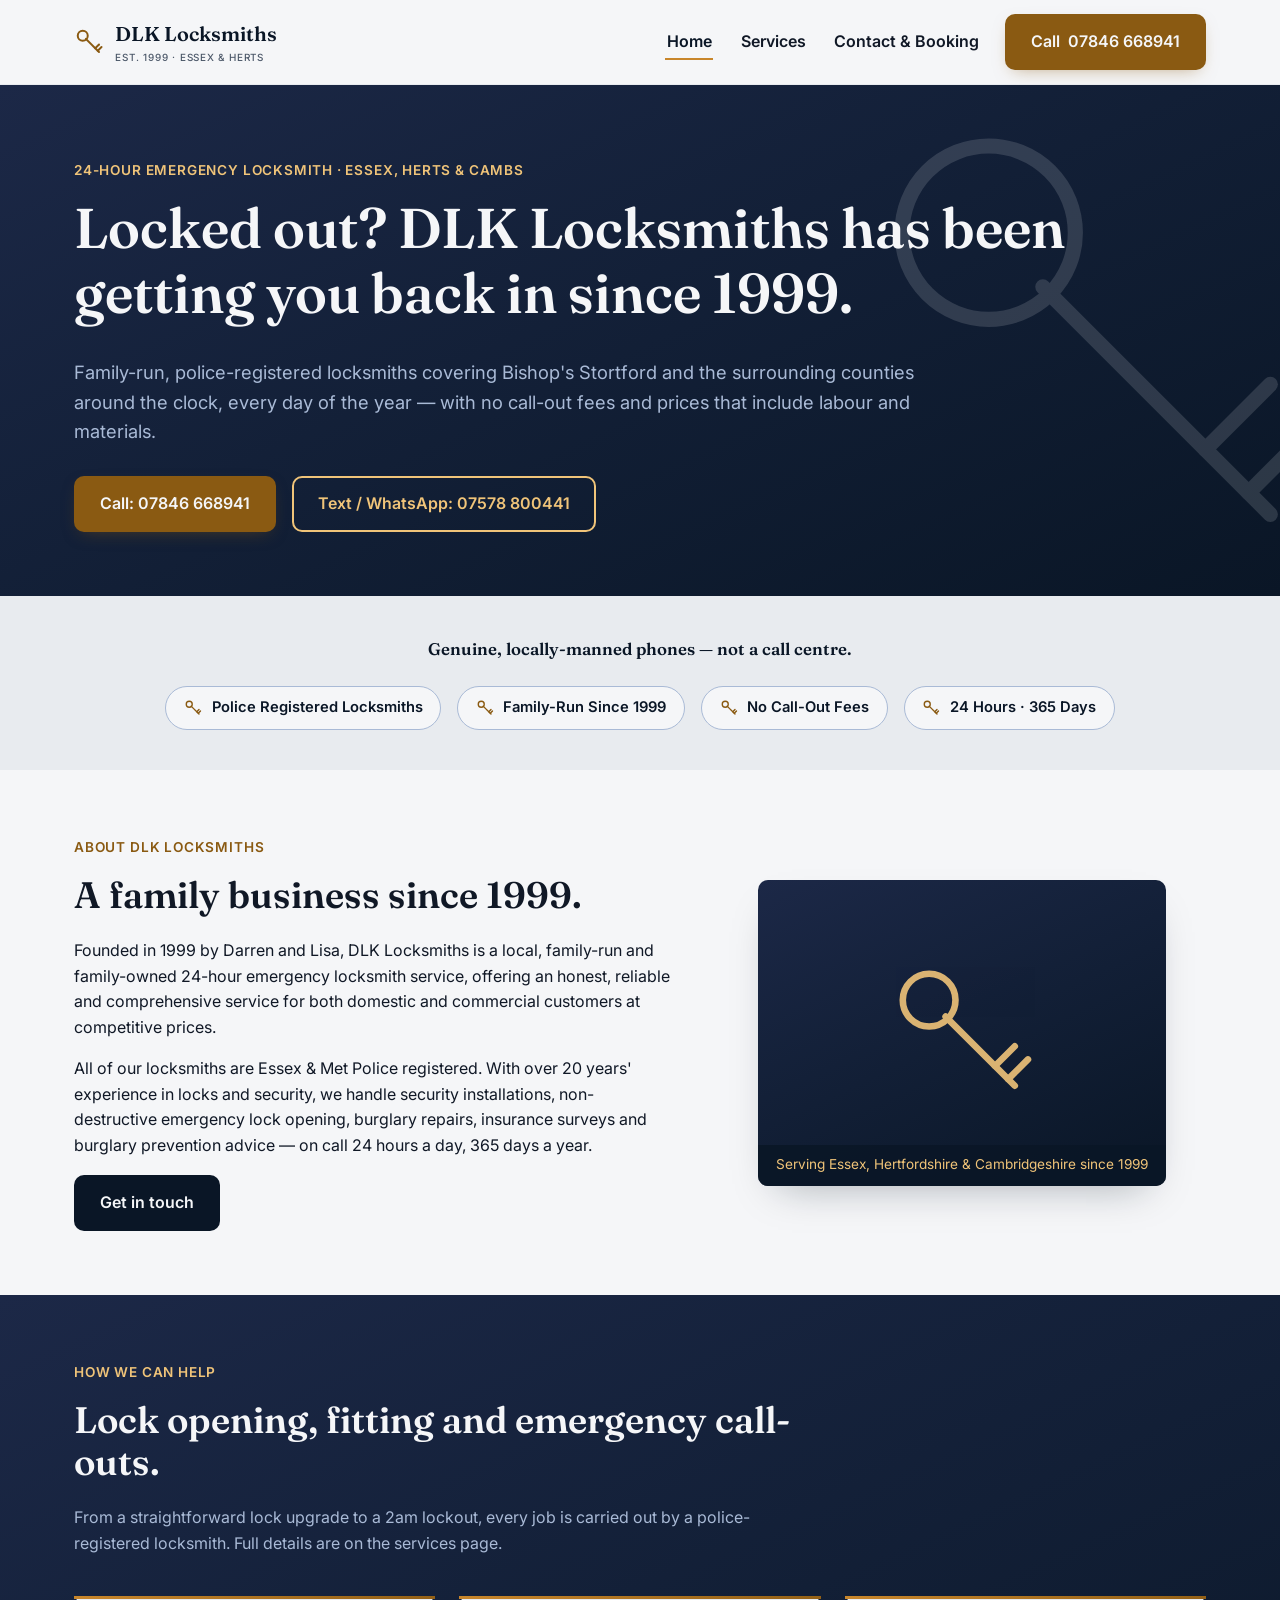
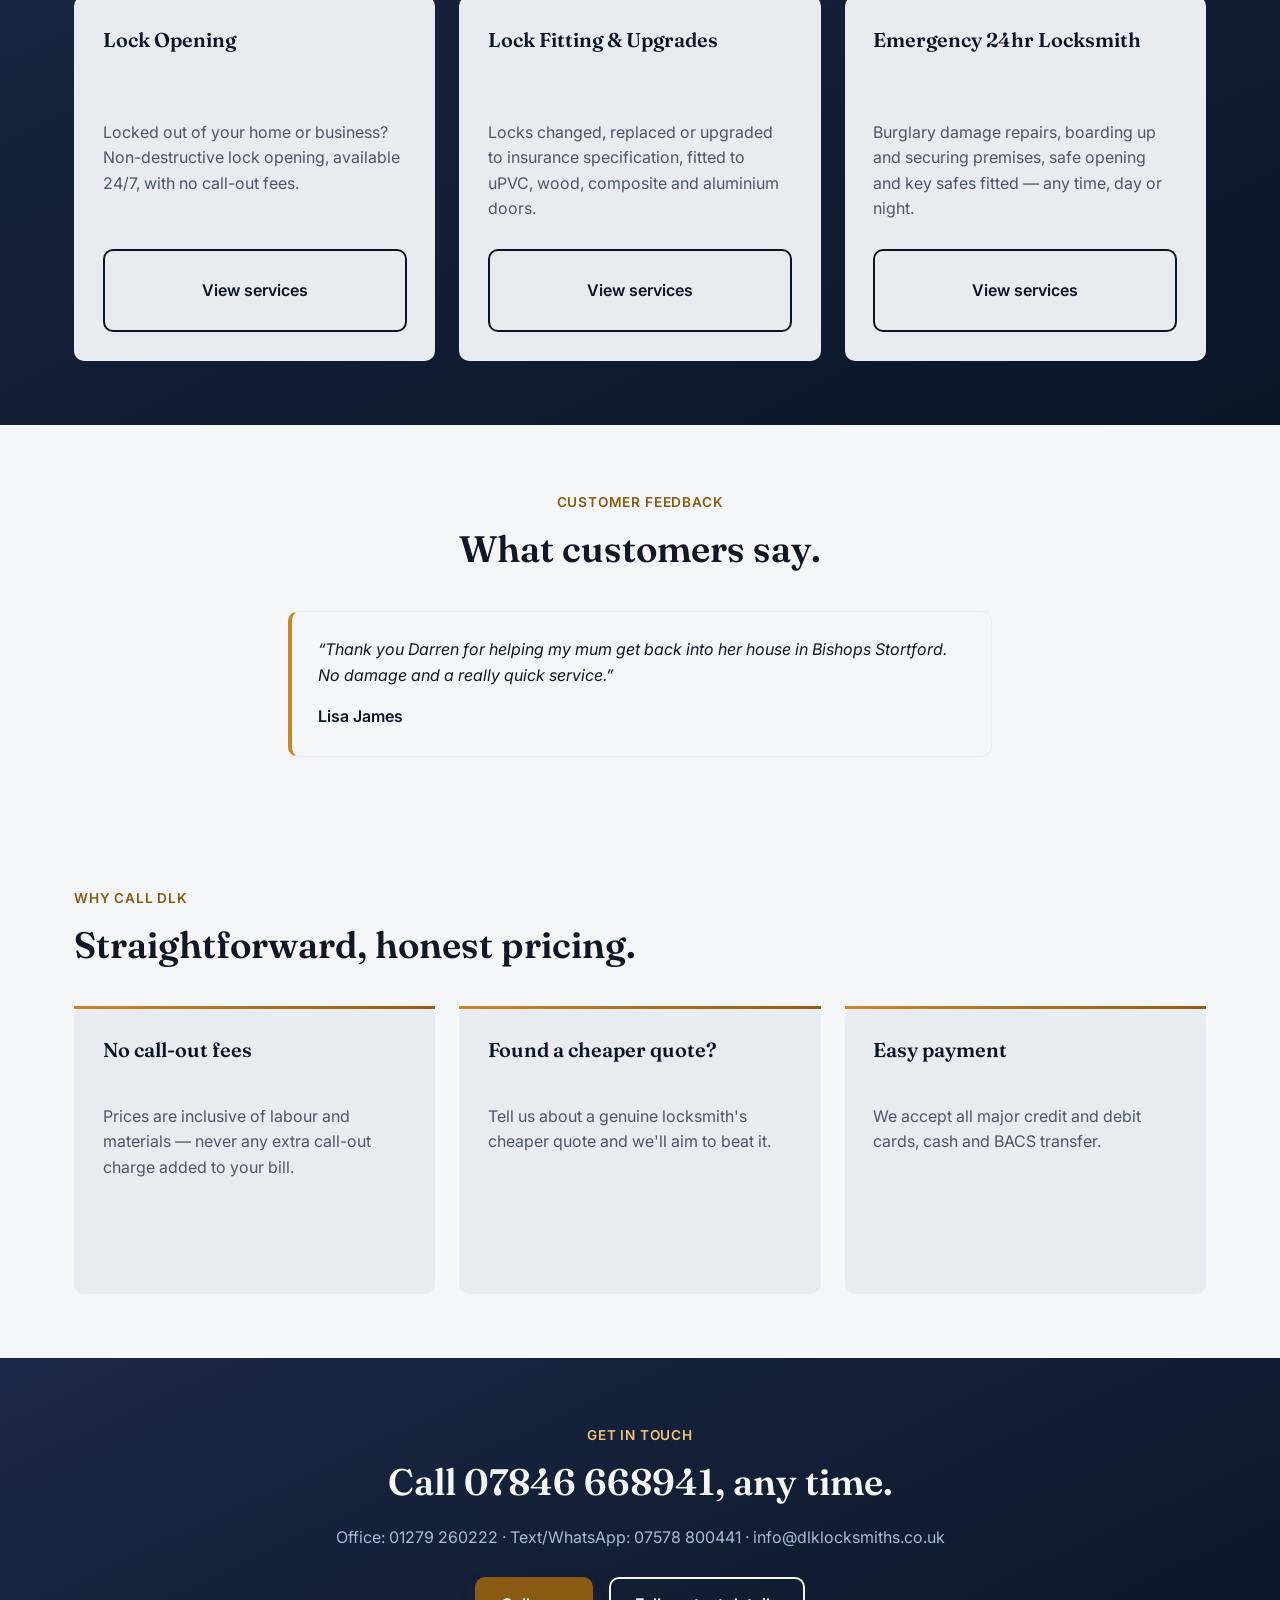
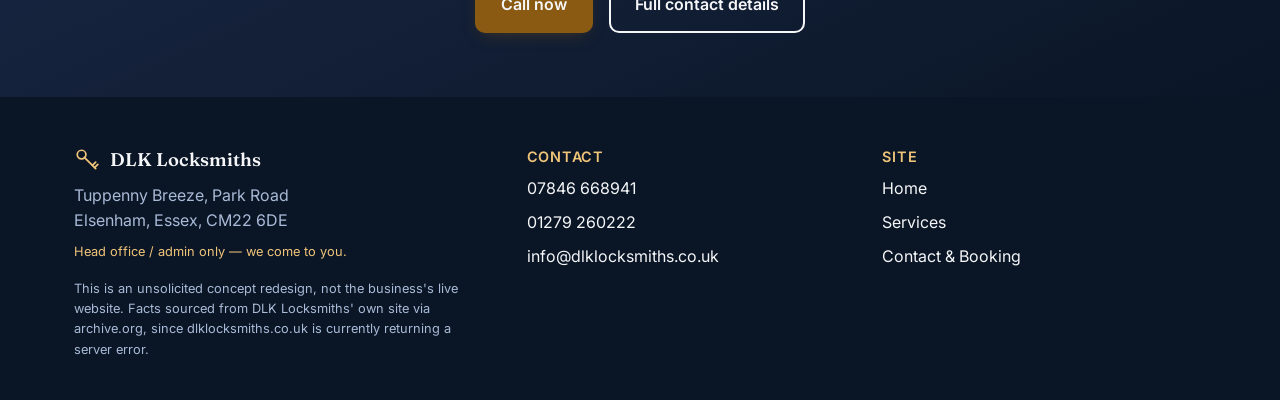
<file: index.html>
<!DOCTYPE html>
<html lang="en-GB">
<head>
<meta charset="UTF-8" />
<meta name="viewport" content="width=device-width, initial-scale=1.0" />
<title>DLK Locksmiths | 24-Hour Emergency Locksmith, Bishop's Stortford &amp; Essex</title>
<meta name="description" content="Family-run, police-registered 24-hour emergency locksmith covering Bishop's Stortford, Essex, Hertfordshire, Cambridgeshire and Suffolk since 1999. No call-out fees. Call 07846 668941." />
<link rel="preconnect" href="https://fonts.googleapis.com">
<link rel="preconnect" href="https://fonts.gstatic.com" crossorigin>
<link href="https://fonts.googleapis.com/css2?family=Fraunces:wght@500;600;700&family=Inter:wght@400;500;600;700&display=swap" rel="stylesheet">
<link rel="stylesheet" href="css/styles.css" />
</head>
<body>

<header class="site-header">
  <div class="container nav">
    <a class="brand" href="index.html">
      <svg class="key-icon" width="30" height="30" viewBox="0 0 24 24" fill="none" stroke="currentColor" stroke-width="1.6" stroke-linecap="round" stroke-linejoin="round" aria-hidden="true" focusable="false"><circle cx="7" cy="7" r="4"/><path d="M9.5 9.5 L20 20"/><path d="M17 17 L20 14"/><path d="M19 19 L22 16"/></svg>
      <span class="brand-text">DLK Locksmiths<small>Est. 1999 &middot; Essex &amp; Herts</small></span>
    </a>
    <button type="button" class="nav-toggle" aria-label="Toggle menu" aria-expanded="false">&#9776;</button>
    <ul class="nav-links">
      <li><a href="index.html" aria-current="page">Home</a></li>
      <li><a href="services.html">Services</a></li>
      <li><a href="contact.html">Contact &amp; Booking</a></li>
    </ul>
    <div class="nav-cta">
      <a class="btn btn-primary" href="tel:07846668941"><span class="long">Call </span>07846 668941</a>
    </div>
  </div>
</header>

<section class="hero">
  <svg class="hero-key-bg" viewBox="0 0 24 24" fill="none" stroke="currentColor" stroke-width="0.7" stroke-linecap="round" stroke-linejoin="round" aria-hidden="true" focusable="false"><circle cx="7" cy="7" r="4"/><path d="M9.5 9.5 L20 20"/><path d="M17 17 L20 14"/><path d="M19 19 L22 16"/></svg>
  <div class="container hero-inner">
    <div>
      <span class="eyebrow">24-Hour Emergency Locksmith &middot; Essex, Herts &amp; Cambs</span>
      <h1>Locked out? DLK Locksmiths has been getting you back in since 1999.</h1>
      <p class="lede">Family-run, police-registered locksmiths covering Bishop's Stortford and the surrounding counties around the clock, every day of the year &mdash; with no call-out fees and prices that include labour and materials.</p>
      <div class="btn-row" style="margin-top:1.8rem;">
        <a class="btn btn-primary" href="tel:07846668941">Call: 07846 668941</a>
        <a class="btn btn-ghost" href="sms:07578800441" style="border-color:var(--color-brass-light); color:var(--color-brass-light);">Text / WhatsApp: 07578 800441</a>
      </div>
    </div>
  </div>
</section>

<section class="trust-strip section-tight">
  <div class="container">
    <p class="trust-quote" data-reveal>Genuine, locally-manned phones &mdash; not a call centre.</p>
    <ul class="badge-row" data-reveal style="list-style:none; padding:0; margin:0;">
      <li class="badge"><svg class="key-icon" width="18" height="18" viewBox="0 0 24 24" fill="none" stroke="currentColor" stroke-width="1.8" stroke-linecap="round" stroke-linejoin="round" aria-hidden="true"><circle cx="7" cy="7" r="4"/><path d="M9.5 9.5 L20 20"/><path d="M17 17 L20 14"/><path d="M19 19 L22 16"/></svg>Police Registered Locksmiths</li>
      <li class="badge"><svg class="key-icon" width="18" height="18" viewBox="0 0 24 24" fill="none" stroke="currentColor" stroke-width="1.8" stroke-linecap="round" stroke-linejoin="round" aria-hidden="true"><circle cx="7" cy="7" r="4"/><path d="M9.5 9.5 L20 20"/><path d="M17 17 L20 14"/><path d="M19 19 L22 16"/></svg>Family-Run Since 1999</li>
      <li class="badge"><svg class="key-icon" width="18" height="18" viewBox="0 0 24 24" fill="none" stroke="currentColor" stroke-width="1.8" stroke-linecap="round" stroke-linejoin="round" aria-hidden="true"><circle cx="7" cy="7" r="4"/><path d="M9.5 9.5 L20 20"/><path d="M17 17 L20 14"/><path d="M19 19 L22 16"/></svg>No Call-Out Fees</li>
      <li class="badge"><svg class="key-icon" width="18" height="18" viewBox="0 0 24 24" fill="none" stroke="currentColor" stroke-width="1.8" stroke-linecap="round" stroke-linejoin="round" aria-hidden="true"><circle cx="7" cy="7" r="4"/><path d="M9.5 9.5 L20 20"/><path d="M17 17 L20 14"/><path d="M19 19 L22 16"/></svg>24 Hours &middot; 365 Days</li>
    </ul>
  </div>
</section>

<section>
  <div class="container two-col" data-reveal>
    <div>
      <span class="eyebrow" style="color:var(--color-brass-deep);">About DLK Locksmiths</span>
      <h2>A family business since 1999.</h2>
      <p>Founded in 1999 by Darren and Lisa, DLK Locksmiths is a local, family-run and family-owned 24-hour emergency locksmith service, offering an honest, reliable and comprehensive service for both domestic and commercial customers at competitive prices.</p>
      <p>All of our locksmiths are Essex &amp; Met Police registered. With over 20 years' experience in locks and security, we handle security installations, non-destructive emergency lock opening, burglary repairs, insurance surveys and burglary prevention advice &mdash; on call 24 hours a day, 365 days a year.</p>
      <a class="btn btn-dark" href="contact.html">Get in touch</a>
    </div>
    <figure class="key-panel">
      <svg class="key-icon" viewBox="0 0 24 24" fill="none" stroke="currentColor" stroke-width="1" stroke-linecap="round" stroke-linejoin="round" aria-hidden="true" focusable="false"><circle cx="7" cy="7" r="4"/><path d="M9.5 9.5 L20 20"/><path d="M17 17 L20 14"/><path d="M19 19 L22 16"/></svg>
      <figcaption>Serving Essex, Hertfordshire &amp; Cambridgeshire since 1999</figcaption>
    </figure>
  </div>
</section>

<section class="section-dark">
  <div class="container">
    <div class="section-head" data-reveal>
      <span class="eyebrow">How we can help</span>
      <h2>Lock opening, fitting and emergency call-outs.</h2>
      <p>From a straightforward lock upgrade to a 2am lockout, every job is carried out by a police-registered locksmith. Full details are on the services page.</p>
    </div>
    <div class="card-grid" data-reveal>
      <div class="card">
        <h3>Lock Opening</h3>
        <p>Locked out of your home or business? Non-destructive lock opening, available 24/7, with no call-out fees.</p>
        <a class="btn btn-ghost" href="services.html">View services</a>
      </div>
      <div class="card">
        <h3>Lock Fitting &amp; Upgrades</h3>
        <p>Locks changed, replaced or upgraded to insurance specification, fitted to uPVC, wood, composite and aluminium doors.</p>
        <a class="btn btn-ghost" href="services.html">View services</a>
      </div>
      <div class="card">
        <h3>Emergency 24hr Locksmith</h3>
        <p>Burglary damage repairs, boarding up and securing premises, safe opening and key safes fitted &mdash; any time, day or night.</p>
        <a class="btn btn-ghost" href="services.html">View services</a>
      </div>
    </div>
  </div>
</section>

<section>
  <div class="container" data-reveal>
    <div class="section-head" style="margin-left:auto; margin-right:auto; text-align:center;">
      <span class="eyebrow" style="color:var(--color-brass-deep);">Customer feedback</span>
      <h2>What customers say.</h2>
    </div>
    <div class="testimonial" style="max-width:44em; margin:0 auto;">
      <p>&ldquo;Thank you Darren for helping my mum get back into her house in Bishops Stortford. No damage and a really quick service.&rdquo;</p>
      <cite>Lisa James</cite>
    </div>
  </div>
</section>

<section>
  <div class="container" data-reveal>
    <div class="section-head">
      <span class="eyebrow" style="color:var(--color-brass-deep);">Why call DLK</span>
      <h2>Straightforward, honest pricing.</h2>
    </div>
    <div class="card-grid">
      <div class="card">
        <h3>No call-out fees</h3>
        <p>Prices are inclusive of labour and materials &mdash; never any extra call-out charge added to your bill.</p>
      </div>
      <div class="card">
        <h3>Found a cheaper quote?</h3>
        <p>Tell us about a genuine locksmith's cheaper quote and we'll aim to beat it.</p>
      </div>
      <div class="card">
        <h3>Easy payment</h3>
        <p>We accept all major credit and debit cards, cash and BACS transfer.</p>
      </div>
    </div>
  </div>
</section>

<section class="cta-band" data-reveal>
  <div class="container">
    <span class="eyebrow">Get in touch</span>
    <h2>Call 07846 668941, any time.</h2>
    <p>Office: 01279 260222 &middot; Text/WhatsApp: 07578 800441 &middot; info@dlklocksmiths.co.uk</p>
    <div class="btn-row">
      <a class="btn btn-primary" href="tel:07846668941">Call now</a>
      <a class="btn btn-ghost" style="border-color:var(--color-cream); color:var(--color-cream);" href="contact.html">Full contact details</a>
    </div>
  </div>
</section>

<footer class="site-footer">
  <div class="container footer-inner">
    <div>
      <div class="footer-brand">
        <svg class="key-icon" width="26" height="26" viewBox="0 0 24 24" fill="none" stroke="currentColor" stroke-width="1.6" stroke-linecap="round" stroke-linejoin="round" aria-hidden="true"><circle cx="7" cy="7" r="4"/><path d="M9.5 9.5 L20 20"/><path d="M17 17 L20 14"/><path d="M19 19 L22 16"/></svg>
        DLK Locksmiths
      </div>
      <div>Tuppenny Breeze, Park Road<br>Elsenham, Essex, CM22 6DE</div>
      <div style="margin-top:0.4rem; color:var(--color-brass-light); font-size:0.8rem;">Head office / admin only &mdash; we come to you.</div>
      <div class="footer-credit">This is an unsolicited concept redesign, not the business's live website. Facts sourced from DLK Locksmiths' own site via archive.org, since dlklocksmiths.co.uk is currently returning a server error.</div>
    </div>
    <div>
      <div class="footer-heading">Contact</div>
      <div><a href="tel:07846668941">07846 668941</a></div>
      <div><a href="tel:01279260222">01279 260222</a></div>
      <div><a href="mailto:info@dlklocksmiths.co.uk">info@dlklocksmiths.co.uk</a></div>
    </div>
    <div>
      <div class="footer-heading">Site</div>
      <div><a href="index.html">Home</a></div>
      <div><a href="services.html">Services</a></div>
      <div><a href="contact.html">Contact &amp; Booking</a></div>
    </div>
  </div>
</footer>

<script src="js/main.js"></script>
</body>
</html>
</file>
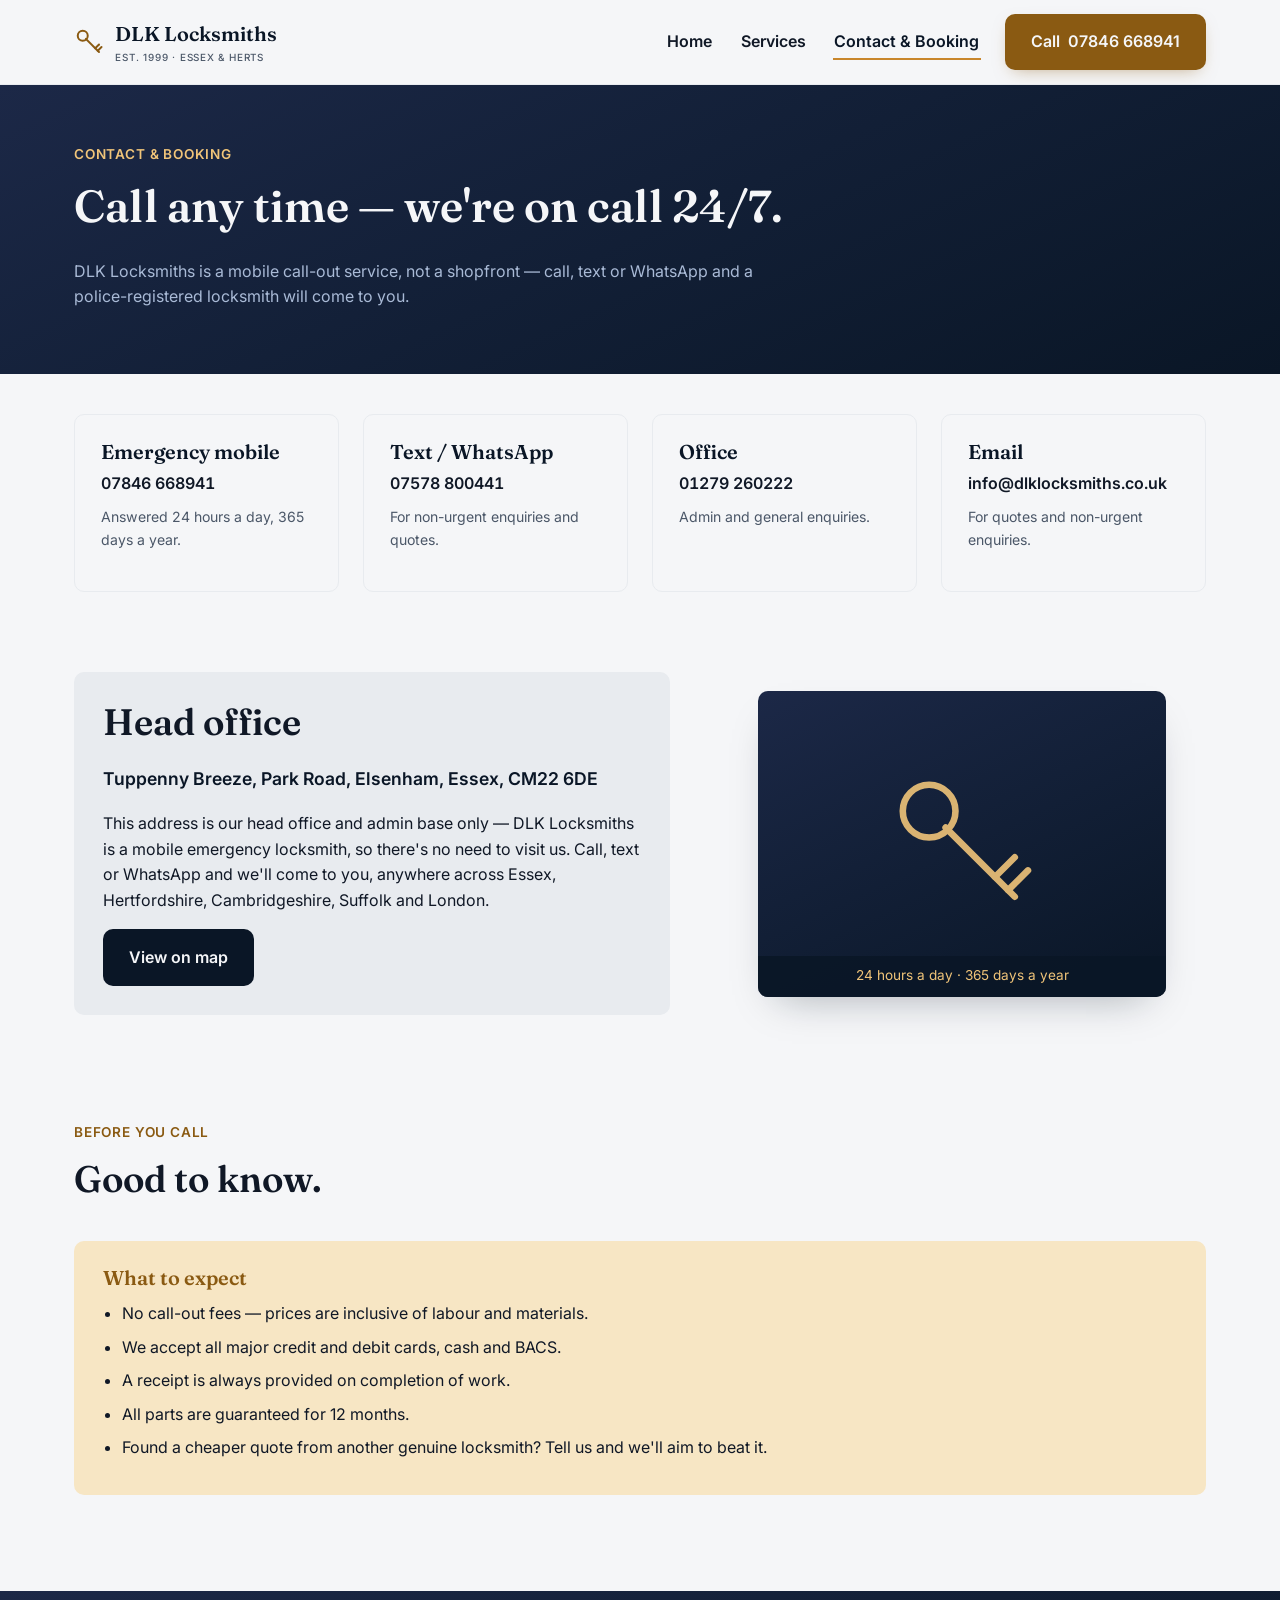
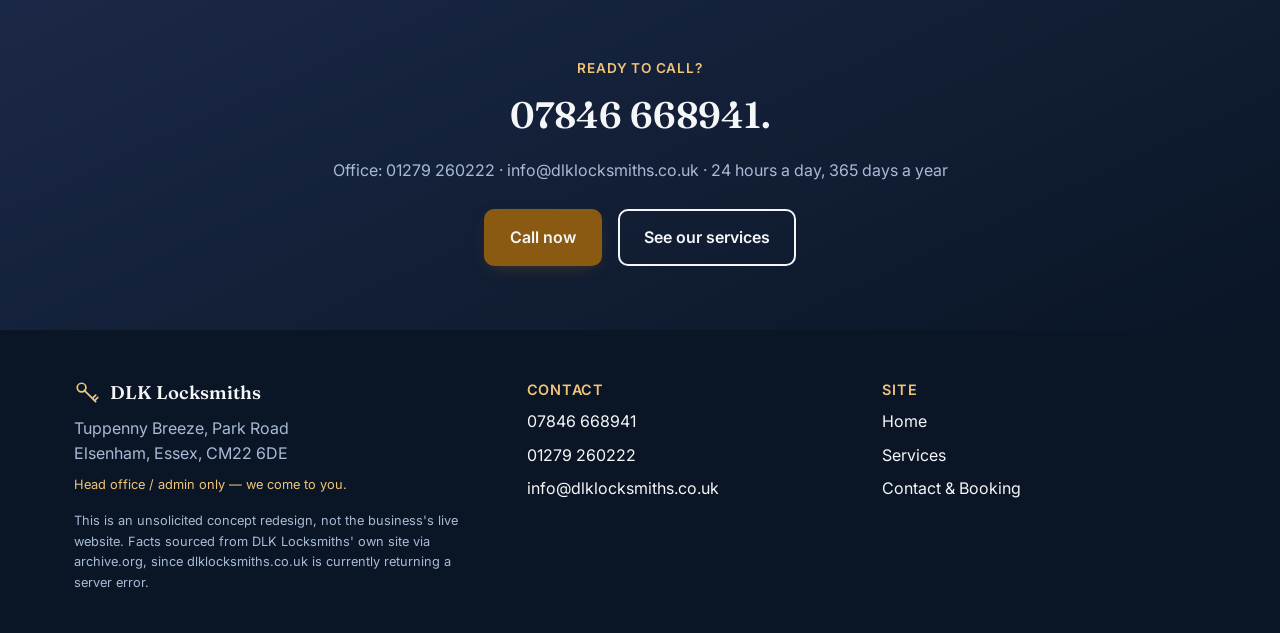
<file: contact.html>
<!DOCTYPE html>
<html lang="en-GB">
<head>
<meta charset="UTF-8" />
<meta name="viewport" content="width=device-width, initial-scale=1.0" />
<title>Contact &amp; Booking | DLK Locksmiths, Bishop's Stortford</title>
<meta name="description" content="Call DLK Locksmiths 24/7 on 07846 668941, or email info@dlklocksmiths.co.uk. Head office: Tuppenny Breeze, Park Road, Elsenham, Essex, CM22 6DE." />
<link rel="preconnect" href="https://fonts.googleapis.com">
<link rel="preconnect" href="https://fonts.gstatic.com" crossorigin>
<link href="https://fonts.googleapis.com/css2?family=Fraunces:wght@500;600;700&family=Inter:wght@400;500;600;700&display=swap" rel="stylesheet">
<link rel="stylesheet" href="css/styles.css" />
</head>
<body>

<header class="site-header">
  <div class="container nav">
    <a class="brand" href="index.html">
      <svg class="key-icon" width="30" height="30" viewBox="0 0 24 24" fill="none" stroke="currentColor" stroke-width="1.6" stroke-linecap="round" stroke-linejoin="round" aria-hidden="true" focusable="false"><circle cx="7" cy="7" r="4"/><path d="M9.5 9.5 L20 20"/><path d="M17 17 L20 14"/><path d="M19 19 L22 16"/></svg>
      <span class="brand-text">DLK Locksmiths<small>Est. 1999 &middot; Essex &amp; Herts</small></span>
    </a>
    <button type="button" class="nav-toggle" aria-label="Toggle menu" aria-expanded="false">&#9776;</button>
    <ul class="nav-links">
      <li><a href="index.html">Home</a></li>
      <li><a href="services.html">Services</a></li>
      <li><a href="contact.html" aria-current="page">Contact &amp; Booking</a></li>
    </ul>
    <div class="nav-cta">
      <a class="btn btn-primary" href="tel:07846668941"><span class="long">Call </span>07846 668941</a>
    </div>
  </div>
</header>

<section class="page-hero">
  <div class="container">
    <span class="eyebrow">Contact &amp; Booking</span>
    <h1>Call any time &mdash; we're on call 24/7.</h1>
    <p>DLK Locksmiths is a mobile call-out service, not a shopfront &mdash; call, text or WhatsApp and a police-registered locksmith will come to you.</p>
  </div>
</section>

<section class="section-tight">
  <div class="container">
    <div class="info-grid" data-reveal>
      <div class="info-card">
        <h3>Emergency mobile</h3>
        <a class="value" href="tel:07846668941">07846 668941</a>
        <p class="note">Answered 24 hours a day, 365 days a year.</p>
      </div>
      <div class="info-card">
        <h3>Text / WhatsApp</h3>
        <a class="value" href="sms:07578800441">07578 800441</a>
        <p class="note">For non-urgent enquiries and quotes.</p>
      </div>
      <div class="info-card">
        <h3>Office</h3>
        <a class="value" href="tel:01279260222">01279 260222</a>
        <p class="note">Admin and general enquiries.</p>
      </div>
      <div class="info-card">
        <h3>Email</h3>
        <a class="value" href="mailto:info@dlklocksmiths.co.uk">info@dlklocksmiths.co.uk</a>
        <p class="note">For quotes and non-urgent enquiries.</p>
      </div>
    </div>
  </div>
</section>

<section class="section-tight">
  <div class="container two-col" data-reveal>
    <div class="map-card">
      <h2>Head office</h2>
      <p class="address">Tuppenny Breeze, Park Road, Elsenham, Essex, CM22 6DE</p>
      <p>This address is our head office and admin base only &mdash; DLK Locksmiths is a mobile emergency locksmith, so there's no need to visit us. Call, text or WhatsApp and we'll come to you, anywhere across Essex, Hertfordshire, Cambridgeshire, Suffolk and London.</p>
      <a class="btn btn-dark" href="https://www.google.com/maps/search/?api=1&query=Tuppenny+Breeze+Park+Road+Elsenham+Essex+CM22+6DE" target="_blank" rel="noopener">View on map</a>
    </div>
    <figure class="key-panel">
      <svg class="key-icon" viewBox="0 0 24 24" fill="none" stroke="currentColor" stroke-width="1" stroke-linecap="round" stroke-linejoin="round" aria-hidden="true" focusable="false"><circle cx="7" cy="7" r="4"/><path d="M9.5 9.5 L20 20"/><path d="M17 17 L20 14"/><path d="M19 19 L22 16"/></svg>
      <figcaption>24 hours a day &middot; 365 days a year</figcaption>
    </figure>
  </div>
</section>

<section>
  <div class="container" data-reveal>
    <div class="section-head">
      <span class="eyebrow" style="color:var(--color-brass-deep);">Before you call</span>
      <h2>Good to know.</h2>
    </div>
    <div class="policy-list">
      <h3>What to expect</h3>
      <ul>
        <li>No call-out fees &mdash; prices are inclusive of labour and materials.</li>
        <li>We accept all major credit and debit cards, cash and BACS.</li>
        <li>A receipt is always provided on completion of work.</li>
        <li>All parts are guaranteed for 12 months.</li>
        <li>Found a cheaper quote from another genuine locksmith? Tell us and we'll aim to beat it.</li>
      </ul>
    </div>
  </div>
</section>

<section class="cta-band" data-reveal>
  <div class="container">
    <span class="eyebrow">Ready to call?</span>
    <h2>07846 668941.</h2>
    <p>Office: 01279 260222 &middot; info@dlklocksmiths.co.uk &middot; 24 hours a day, 365 days a year</p>
    <div class="btn-row">
      <a class="btn btn-primary" href="tel:07846668941">Call now</a>
      <a class="btn btn-ghost" style="border-color:var(--color-cream); color:var(--color-cream);" href="services.html">See our services</a>
    </div>
  </div>
</section>

<footer class="site-footer">
  <div class="container footer-inner">
    <div>
      <div class="footer-brand">
        <svg class="key-icon" width="26" height="26" viewBox="0 0 24 24" fill="none" stroke="currentColor" stroke-width="1.6" stroke-linecap="round" stroke-linejoin="round" aria-hidden="true"><circle cx="7" cy="7" r="4"/><path d="M9.5 9.5 L20 20"/><path d="M17 17 L20 14"/><path d="M19 19 L22 16"/></svg>
        DLK Locksmiths
      </div>
      <div>Tuppenny Breeze, Park Road<br>Elsenham, Essex, CM22 6DE</div>
      <div style="margin-top:0.4rem; color:var(--color-brass-light); font-size:0.8rem;">Head office / admin only &mdash; we come to you.</div>
      <div class="footer-credit">This is an unsolicited concept redesign, not the business's live website. Facts sourced from DLK Locksmiths' own site via archive.org, since dlklocksmiths.co.uk is currently returning a server error.</div>
    </div>
    <div>
      <div class="footer-heading">Contact</div>
      <div><a href="tel:07846668941">07846 668941</a></div>
      <div><a href="tel:01279260222">01279 260222</a></div>
      <div><a href="mailto:info@dlklocksmiths.co.uk">info@dlklocksmiths.co.uk</a></div>
    </div>
    <div>
      <div class="footer-heading">Site</div>
      <div><a href="index.html">Home</a></div>
      <div><a href="services.html">Services</a></div>
      <div><a href="contact.html">Contact &amp; Booking</a></div>
    </div>
  </div>
</footer>

<script src="js/main.js"></script>
</body>
</html>
</file>
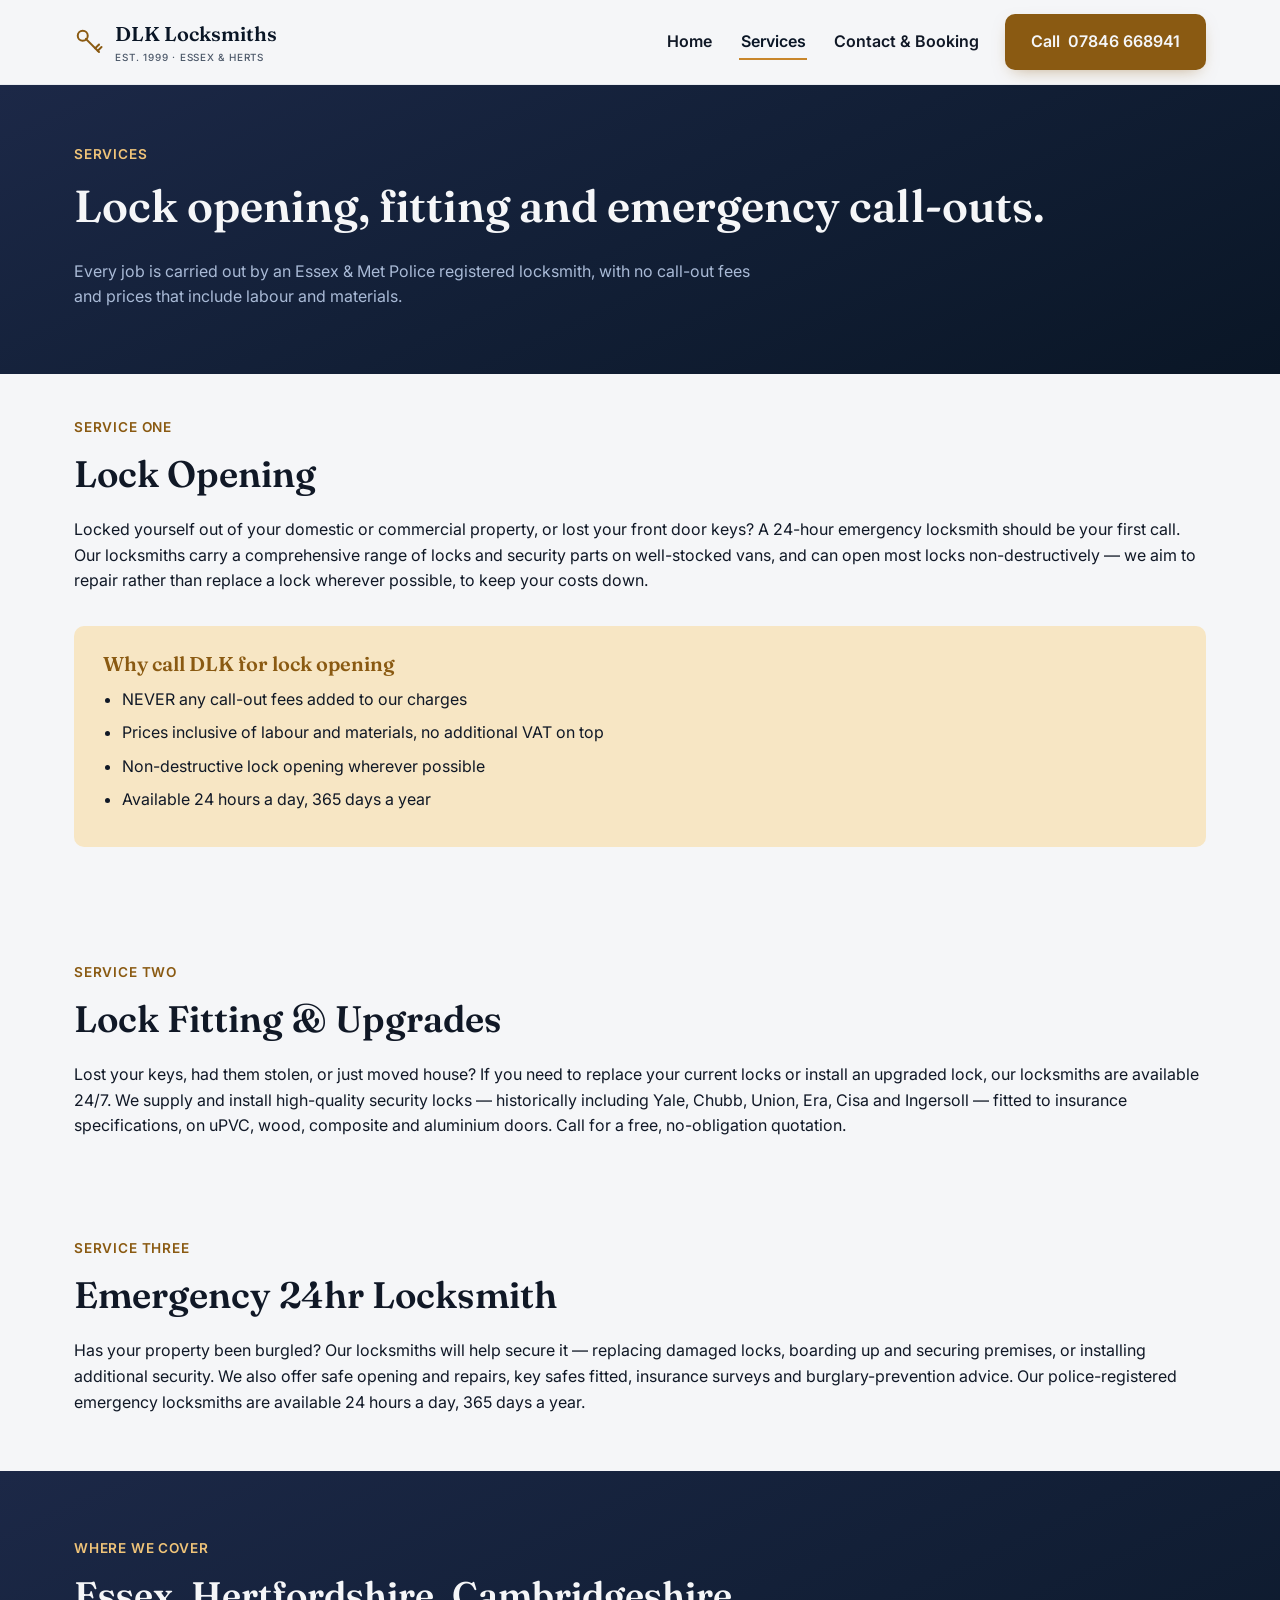
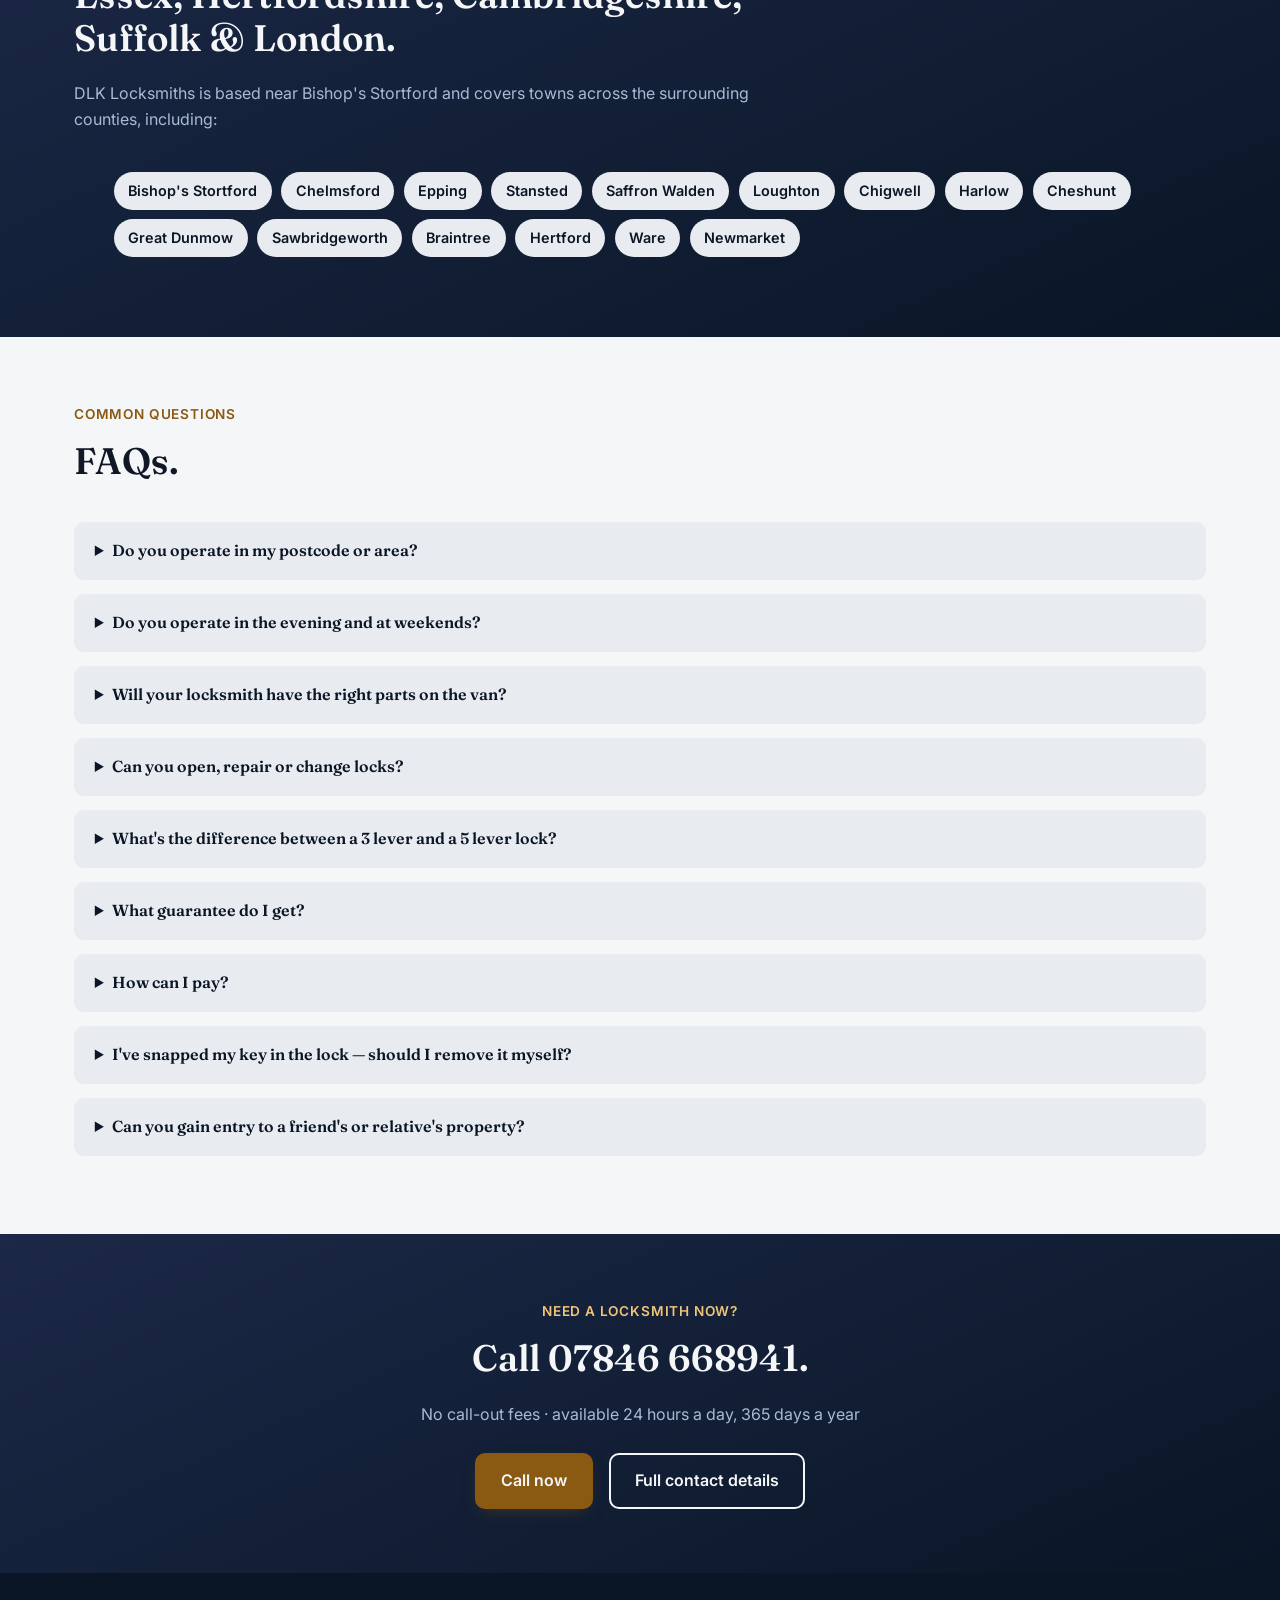
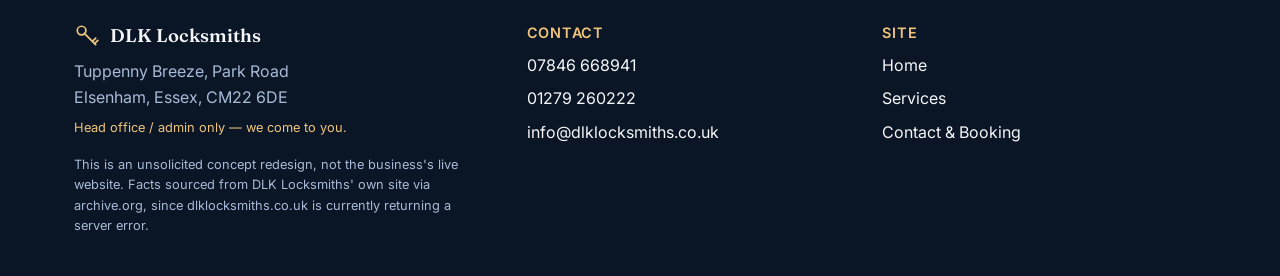
<file: services.html>
<!DOCTYPE html>
<html lang="en-GB">
<head>
<meta charset="UTF-8" />
<meta name="viewport" content="width=device-width, initial-scale=1.0" />
<title>Services | DLK Locksmiths, Bishop's Stortford</title>
<meta name="description" content="Lock opening, lock fitting &amp; upgrades and 24-hour emergency locksmith services from DLK Locksmiths, covering Essex, Hertfordshire, Cambridgeshire and Suffolk. No call-out fees." />
<link rel="preconnect" href="https://fonts.googleapis.com">
<link rel="preconnect" href="https://fonts.gstatic.com" crossorigin>
<link href="https://fonts.googleapis.com/css2?family=Fraunces:wght@500;600;700&family=Inter:wght@400;500;600;700&display=swap" rel="stylesheet">
<link rel="stylesheet" href="css/styles.css" />
</head>
<body>

<header class="site-header">
  <div class="container nav">
    <a class="brand" href="index.html">
      <svg class="key-icon" width="30" height="30" viewBox="0 0 24 24" fill="none" stroke="currentColor" stroke-width="1.6" stroke-linecap="round" stroke-linejoin="round" aria-hidden="true" focusable="false"><circle cx="7" cy="7" r="4"/><path d="M9.5 9.5 L20 20"/><path d="M17 17 L20 14"/><path d="M19 19 L22 16"/></svg>
      <span class="brand-text">DLK Locksmiths<small>Est. 1999 &middot; Essex &amp; Herts</small></span>
    </a>
    <button type="button" class="nav-toggle" aria-label="Toggle menu" aria-expanded="false">&#9776;</button>
    <ul class="nav-links">
      <li><a href="index.html">Home</a></li>
      <li><a href="services.html" aria-current="page">Services</a></li>
      <li><a href="contact.html">Contact &amp; Booking</a></li>
    </ul>
    <div class="nav-cta">
      <a class="btn btn-primary" href="tel:07846668941"><span class="long">Call </span>07846 668941</a>
    </div>
  </div>
</header>

<section class="page-hero">
  <div class="container">
    <span class="eyebrow">Services</span>
    <h1>Lock opening, fitting and emergency call-outs.</h1>
    <p>Every job is carried out by an Essex &amp; Met Police registered locksmith, with no call-out fees and prices that include labour and materials.</p>
  </div>
</section>

<section class="section-tight">
  <div class="container" data-reveal>
    <span class="eyebrow" style="color:var(--color-brass-deep);">Service one</span>
    <h2>Lock Opening</h2>
    <p>Locked yourself out of your domestic or commercial property, or lost your front door keys? A 24-hour emergency locksmith should be your first call. Our locksmiths carry a comprehensive range of locks and security parts on well-stocked vans, and can open most locks non-destructively &mdash; we aim to repair rather than replace a lock wherever possible, to keep your costs down.</p>
    <div class="policy-list">
      <h3>Why call DLK for lock opening</h3>
      <ul>
        <li>NEVER any call-out fees added to our charges</li>
        <li>Prices inclusive of labour and materials, no additional VAT on top</li>
        <li>Non-destructive lock opening wherever possible</li>
        <li>Available 24 hours a day, 365 days a year</li>
      </ul>
    </div>
  </div>
</section>

<section class="section-tight">
  <div class="container" data-reveal>
    <span class="eyebrow" style="color:var(--color-brass-deep);">Service two</span>
    <h2>Lock Fitting &amp; Upgrades</h2>
    <p>Lost your keys, had them stolen, or just moved house? If you need to replace your current locks or install an upgraded lock, our locksmiths are available 24/7. We supply and install high-quality security locks &mdash; historically including Yale, Chubb, Union, Era, Cisa and Ingersoll &mdash; fitted to insurance specifications, on uPVC, wood, composite and aluminium doors. Call for a free, no-obligation quotation.</p>
  </div>
</section>

<section class="section-tight">
  <div class="container" data-reveal>
    <span class="eyebrow" style="color:var(--color-brass-deep);">Service three</span>
    <h2>Emergency 24hr Locksmith</h2>
    <p>Has your property been burgled? Our locksmiths will help secure it &mdash; replacing damaged locks, boarding up and securing premises, or installing additional security. We also offer safe opening and repairs, key safes fitted, insurance surveys and burglary-prevention advice. Our police-registered emergency locksmiths are available 24 hours a day, 365 days a year.</p>
  </div>
</section>

<section class="section-dark">
  <div class="container" data-reveal>
    <div class="section-head">
      <span class="eyebrow">Where we cover</span>
      <h2>Essex, Hertfordshire, Cambridgeshire, Suffolk &amp; London.</h2>
      <p>DLK Locksmiths is based near Bishop's Stortford and covers towns across the surrounding counties, including:</p>
    </div>
    <ul class="area-chips">
      <li>Bishop's Stortford</li>
      <li>Chelmsford</li>
      <li>Epping</li>
      <li>Stansted</li>
      <li>Saffron Walden</li>
      <li>Loughton</li>
      <li>Chigwell</li>
      <li>Harlow</li>
      <li>Cheshunt</li>
      <li>Great Dunmow</li>
      <li>Sawbridgeworth</li>
      <li>Braintree</li>
      <li>Hertford</li>
      <li>Ware</li>
      <li>Newmarket</li>
    </ul>
  </div>
</section>

<section>
  <div class="container" data-reveal>
    <div class="section-head">
      <span class="eyebrow" style="color:var(--color-brass-deep);">Common questions</span>
      <h2>FAQs.</h2>
    </div>

    <details class="faq-item">
      <summary>Do you operate in my postcode or area?</summary>
      <p>We serve Essex, Hertfordshire, Cambridgeshire, London and Suffolk.</p>
    </details>
    <details class="faq-item">
      <summary>Do you operate in the evening and at weekends?</summary>
      <p>Yes &mdash; our locksmiths are on call 24 hours a day, 365 days a year.</p>
    </details>
    <details class="faq-item">
      <summary>Will your locksmith have the right parts on the van?</summary>
      <p>Our locksmiths carry a comprehensive range of locks and associated security parts on well-stocked vans. If we don't carry your lock, we never charge to leave site to go and purchase it, unlike most of our competitors.</p>
    </details>
    <details class="faq-item">
      <summary>Can you open, repair or change locks?</summary>
      <p>We can open most locks non-destructively, and aim to repair rather than replace locks, to reduce your costs.</p>
    </details>
    <details class="faq-item">
      <summary>What's the difference between a 3 lever and a 5 lever lock?</summary>
      <p>A 3 lever lock is less secure because it has fewer levers, which increases the risk of key duplication. A 3 lever lock will NOT be BS3621 approved due to its poor security.</p>
    </details>
    <details class="faq-item">
      <summary>What guarantee do I get?</summary>
      <p>All parts are guaranteed for 12 months, and we always provide a receipt on completion of work.</p>
    </details>
    <details class="faq-item">
      <summary>How can I pay?</summary>
      <p>Credit and debit cards, cash, or BACS.</p>
    </details>
    <details class="faq-item">
      <summary>I've snapped my key in the lock &mdash; should I remove it myself?</summary>
      <p>No &mdash; attempting to remove a broken key yourself is probably the worst thing you can do, as it can damage the lock's internal components and push the broken piece further in, making extraction more time-consuming and costly. Call us instead.</p>
    </details>
    <details class="faq-item">
      <summary>Can you gain entry to a friend's or relative's property?</summary>
      <p>No, we can only gain entry with the owner's express permission.</p>
    </details>
  </div>
</section>

<section class="cta-band" data-reveal>
  <div class="container">
    <span class="eyebrow">Need a locksmith now?</span>
    <h2>Call 07846 668941.</h2>
    <p>No call-out fees &middot; available 24 hours a day, 365 days a year</p>
    <div class="btn-row">
      <a class="btn btn-primary" href="tel:07846668941">Call now</a>
      <a class="btn btn-ghost" style="border-color:var(--color-cream); color:var(--color-cream);" href="contact.html">Full contact details</a>
    </div>
  </div>
</section>

<footer class="site-footer">
  <div class="container footer-inner">
    <div>
      <div class="footer-brand">
        <svg class="key-icon" width="26" height="26" viewBox="0 0 24 24" fill="none" stroke="currentColor" stroke-width="1.6" stroke-linecap="round" stroke-linejoin="round" aria-hidden="true"><circle cx="7" cy="7" r="4"/><path d="M9.5 9.5 L20 20"/><path d="M17 17 L20 14"/><path d="M19 19 L22 16"/></svg>
        DLK Locksmiths
      </div>
      <div>Tuppenny Breeze, Park Road<br>Elsenham, Essex, CM22 6DE</div>
      <div style="margin-top:0.4rem; color:var(--color-brass-light); font-size:0.8rem;">Head office / admin only &mdash; we come to you.</div>
      <div class="footer-credit">This is an unsolicited concept redesign, not the business's live website. Facts sourced from DLK Locksmiths' own site via archive.org, since dlklocksmiths.co.uk is currently returning a server error.</div>
    </div>
    <div>
      <div class="footer-heading">Contact</div>
      <div><a href="tel:07846668941">07846 668941</a></div>
      <div><a href="tel:01279260222">01279 260222</a></div>
      <div><a href="mailto:info@dlklocksmiths.co.uk">info@dlklocksmiths.co.uk</a></div>
    </div>
    <div>
      <div class="footer-heading">Site</div>
      <div><a href="index.html">Home</a></div>
      <div><a href="services.html">Services</a></div>
      <div><a href="contact.html">Contact &amp; Booking</a></div>
    </div>
  </div>
</footer>

<script src="js/main.js"></script>
</body>
</html>
</file>
<file: css/styles.css>
/* ============================================================
   DLK Locksmiths — shared stylesheet
   Palette: gunmetal/steel navy (security, trust, "after dark"
   emergency call-outs) + a warm brass/amber key-finish accent, on a
   cool light neutral background. No photography is used anywhere in
   this build (see BUILD_BRIEF.md Asset Manifest) — identity is carried
   by typography, colour and a single inline-SVG key/keyhole motif.
   ============================================================ */

@view-transition {
  navigation: auto;
}

:root {
  --color-navy: #17203a;          /* decorative fills, large text, icons on light bg */
  --color-navy-deep: #0a1626;     /* headings/body-safe text on cream (16.8:1); darkest gradient stop; dark section bg */
  --color-navy-mid: #1c2847;      /* mid gradient stop for dark sections */
  --color-navy-pale: #a9bad6;     /* text-safe pale navy on navy-deep/mid backgrounds (9.24:1) */

  --color-brass: #c8862b;         /* decorative/large-graphic only on light bg — NOT body text (2.81:1, fails AA) */
  --color-brass-deep: #8a5a12;    /* text-safe brass — links, button fills with cream text (5.47:1) */
  --color-brass-light: #f0c479;   /* text-safe brass on dark navy backgrounds (9.87–11.14:1) */
  --color-brass-pale: #f7e6c4;    /* pale brass tint for chips/badges/backgrounds — not for text */

  --color-cream: #f5f6f8;         /* page background */
  --color-cream-deep: #e8ebef;    /* secondary panel background */
  --color-ink: #101826;           /* headings/body text on light bg (16.45:1) */
  --color-muted: #4b5768;         /* secondary text on light bg (6.78:1) */

  --font-display: "Fraunces", Georgia, "Times New Roman", serif;
  --font-body: "Inter", "Segoe UI", system-ui, -apple-system, sans-serif;

  /* Manually verified per-stop against every text colour that sits on
     it — see QA_REPORT.md. cream/brass-light/navy-pale all clear AA at
     both the mid and deep stops. */
  --brand-gradient: linear-gradient(in oklch 155deg, var(--color-navy-mid), var(--color-navy-deep) 100%);
  /* Decorative-only (borders/fills, never text) — the brass/brass-deep
     stops don't share a single AA-safe text colour, see .btn-primary. */
  --brass-gradient: linear-gradient(in oklch 100deg, var(--color-brass), var(--color-brass-deep) 100%);

  --max-width: 1180px;
  --radius: 10px;
}

*,
*::before,
*::after {
  box-sizing: border-box;
}

html {
  scroll-behavior: smooth;
}

@media (prefers-reduced-motion: reduce) {
  html {
    scroll-behavior: auto;
  }
  *,
  *::before,
  *::after {
    animation-duration: 0.01ms !important;
    animation-iteration-count: 1 !important;
    transition-duration: 0.01ms !important;
    scroll-behavior: auto !important;
  }
}

body {
  margin: 0;
  font-family: var(--font-body);
  color: var(--color-ink);
  background: var(--color-cream);
  line-height: 1.6;
  -webkit-font-smoothing: antialiased;
}

img, svg { max-width: 100%; display: block; }

a { color: var(--color-brass-deep); }

h1, h2, h3, h4 {
  font-family: var(--font-display);
  color: var(--color-ink);
  line-height: 1.15;
  margin: 0 0 0.6em;
}

h1 { font-size: clamp(2.1rem, 4.5vw, 3.5rem); font-weight: 600; }
h2 { font-size: clamp(1.6rem, 3vw, 2.3rem); font-weight: 600; }
h3 { font-size: 1.25rem; font-weight: 600; }

p { margin: 0 0 1em; }

.container {
  max-width: var(--max-width);
  margin: 0 auto;
  padding: 0 1.5rem;
}

/* thin custom scrollbars on internally-scrolling elements */
.price-table-wrap {
  scrollbar-width: thin;
  scrollbar-color: var(--color-brass) var(--color-cream-deep);
}
.price-table-wrap::-webkit-scrollbar { height: 8px; }
.price-table-wrap::-webkit-scrollbar-track { background: var(--color-cream-deep); }
.price-table-wrap::-webkit-scrollbar-thumb { background: var(--color-brass); border-radius: 8px; }

/* ---------- Key icon (inline SVG, reused as brand mark + decoration) ---------- */
.key-icon { flex-shrink: 0; }

/* ---------- Header / nav ---------- */
.site-header {
  background: var(--color-cream);
  border-bottom: 1px solid var(--color-cream-deep);
  position: sticky;
  top: 0;
  z-index: 40;
}

.nav {
  display: flex;
  align-items: center;
  gap: 1.5rem;
  padding-top: 0.85rem;
  padding-bottom: 0.85rem;
  min-width: 0;
}

.brand {
  display: flex;
  align-items: center;
  gap: 0.7rem;
  text-decoration: none;
  min-width: 0;
  color: var(--color-ink);
}
.brand .key-icon { color: var(--color-brass-deep); }
.brand-text {
  font-family: var(--font-display);
  font-weight: 600;
  font-size: 1.25rem;
  color: var(--color-navy-deep);
  white-space: nowrap;
}
.brand-text small {
  display: block;
  font-family: var(--font-body);
  font-weight: 500;
  font-size: 0.62rem;
  letter-spacing: 0.08em;
  text-transform: uppercase;
  color: var(--color-muted);
}

.nav-toggle {
  display: none;
  background: none;
  border: 2px solid var(--color-navy-deep);
  border-radius: var(--radius);
  font-size: 1.3rem;
  line-height: 1;
  padding: 0.4rem 0.6rem;
  color: var(--color-navy-deep);
  cursor: pointer;
  margin-left: auto;
}

.nav-links {
  list-style: none;
  display: flex;
  gap: 1.6rem;
  margin: 0 0 0 auto;
  padding: 0;
}

.nav-links a {
  text-decoration: none;
  font-weight: 600;
  color: var(--color-ink);
  padding: 0.4rem 0.1rem;
  border-bottom: 2px solid transparent;
}

.nav-links a:hover,
.nav-links a[aria-current="page"] {
  color: var(--color-navy-deep);
  border-bottom-color: var(--color-brass);
}

.nav-cta { display: flex; gap: 0.6rem; }
.nav-cta .btn { white-space: nowrap; }

/* ---------- Buttons ---------- */
.btn {
  display: inline-flex;
  align-items: center;
  justify-content: center;
  gap: 0.5rem;
  font-family: var(--font-body);
  font-weight: 600;
  font-size: 1rem;
  padding: 0.85rem 1.5rem;
  border-radius: var(--radius);
  text-decoration: none;
  border: 2px solid transparent;
  cursor: pointer;
  transition: transform 0.15s ease, box-shadow 0.15s ease;
}
.btn:hover { transform: translateY(-2px); }

.btn-primary {
  /* Solid brass-deep, not the brass-gradient, so button text stays AA-safe
     across the whole fill — the lighter brass stop only clears AA with
     dark text, and the darker stop only clears AA with light text, so no
     single text colour is safe across a two-stop gradient here. */
  background: var(--color-brass-deep);
  color: var(--color-cream);
  box-shadow: 0 6px 18px -8px rgba(138, 90, 18, 0.55);
}
.btn-primary:hover {
  background: #713f0d;
}

.btn-dark {
  background: var(--color-navy-deep);
  color: var(--color-cream);
}

.btn-ghost {
  background: transparent;
  color: var(--color-navy-deep);
  border-color: var(--color-navy-deep);
}

.btn-row {
  display: flex;
  flex-wrap: wrap;
  gap: 1rem;
}

/* ---------- Hero ---------- */
.hero {
  background: var(--brand-gradient);
  color: var(--color-cream);
  padding: 4.5rem 0 4rem;
  position: relative;
  overflow: hidden;
}
.hero-key-bg {
  position: absolute;
  right: -6%;
  top: 50%;
  transform: translateY(-50%);
  width: 46%;
  max-width: 520px;
  opacity: 0.14;
  pointer-events: none;
}

.hero-inner {
  display: grid;
  gap: 2.5rem;
  position: relative;
  z-index: 1;
}

.eyebrow {
  display: inline-block;
  font-family: var(--font-body);
  font-weight: 600;
  letter-spacing: 0.06em;
  text-transform: uppercase;
  font-size: 0.85rem;
  color: var(--color-brass-light);
  margin-bottom: 0.9rem;
}

.hero h1 { color: var(--color-cream); }
.hero .lede { color: var(--color-navy-pale); font-size: 1.15rem; max-width: 46em; }

.page-hero {
  background: var(--brand-gradient);
  color: var(--color-cream);
  padding: 3.5rem 0 3rem;
}
.page-hero .eyebrow { color: var(--color-brass-light); }
.page-hero h1 { color: var(--color-cream); font-size: clamp(1.9rem, 4vw, 2.8rem); }
.page-hero p { color: var(--color-navy-pale); max-width: 44em; }

/* ---------- Sections ---------- */
section { padding: 4rem 0; }

.section-tight { padding: 2.5rem 0; }

.section-dark {
  background: var(--brand-gradient);
  color: var(--color-cream);
}
.section-dark .eyebrow { color: var(--color-brass-light); }
.section-dark h2 { color: var(--color-cream); }
.section-dark p { color: var(--color-navy-pale); }

.section-head {
  max-width: 46em;
  margin-bottom: 2.5rem;
}

/* ---------- Trust strip (text/icon badges, no logo images) ---------- */
.trust-strip {
  background: var(--color-cream-deep);
}
.badge-row {
  display: flex;
  flex-wrap: wrap;
  align-items: stretch;
  justify-content: center;
  gap: 1rem;
  padding: 1.6rem 0;
}
.badge {
  display: flex;
  align-items: center;
  gap: 0.6rem;
  background: var(--color-cream);
  border: 1px solid var(--color-navy-pale);
  border-radius: 999px;
  padding: 0.6rem 1.1rem;
  font-weight: 600;
  font-size: 0.92rem;
  color: var(--color-navy-deep);
  min-width: 0;
}
.badge .key-icon { color: var(--color-brass-deep); width: 18px; height: 18px; }
.trust-quote {
  text-align: center;
  font-family: var(--font-display);
  font-weight: 600;
  color: var(--color-navy-deep);
  max-width: 40em;
  margin: 0 auto 1.4rem;
  font-size: 1.05rem;
}

/* ---------- Two-column / about (decorative key panel replaces photo) ---------- */
.two-col {
  display: grid;
  grid-template-columns: 1.1fr 0.9fr;
  gap: 3rem;
  align-items: center;
}

.key-panel {
  border-radius: var(--radius);
  overflow: hidden;
  box-shadow: 0 18px 40px -20px rgba(10, 22, 38, 0.35);
  background: var(--brand-gradient);
  aspect-ratio: 4 / 3;
  display: flex;
  align-items: center;
  justify-content: center;
  position: relative;
  padding: 2rem;
  min-width: 0;
}
.key-panel .key-icon {
  width: 46%;
  height: auto;
  color: var(--color-brass-light);
  opacity: 0.9;
}
.key-panel figcaption {
  position: absolute;
  left: 0;
  right: 0;
  bottom: 0;
  background: rgba(10, 22, 38, 0.88);
  color: var(--color-brass-light);
  font-size: 0.85rem;
  padding: 0.6rem 0.9rem;
  text-align: center;
}

/* ---------- Card grid ---------- */
.card-grid {
  display: grid;
  grid-template-columns: repeat(auto-fit, minmax(260px, 1fr));
  gap: 1.5rem;
  grid-auto-rows: 1fr;
}

.card {
  background: var(--color-cream-deep);
  border-radius: var(--radius);
  padding: 1.8rem;
  display: grid;
  grid-template-rows: subgrid;
  grid-row: span 3;
  gap: 0.7rem;
  min-width: 0;
  border-top: 3px solid transparent;
  border-image: var(--brass-gradient) 1;
}

.card h3 { color: var(--color-navy-deep); }
.card p { color: var(--color-muted); }

/* ---------- Testimonials ---------- */
.testimonial-grid {
  display: grid;
  grid-template-columns: repeat(auto-fit, minmax(260px, 1fr));
  gap: 1.5rem;
}
.testimonial {
  background: var(--color-cream);
  border: 1px solid var(--color-cream-deep);
  border-left: 4px solid var(--color-brass);
  border-radius: var(--radius);
  padding: 1.6rem;
  min-width: 0;
}
.testimonial p {
  font-style: italic;
  color: var(--color-ink);
  overflow-wrap: anywhere;
}
.testimonial cite {
  display: block;
  margin-top: 0.8rem;
  font-style: normal;
  font-weight: 600;
  color: var(--color-navy-deep);
}

/* ---------- Info / hours cards ---------- */
.info-grid {
  display: grid;
  grid-template-columns: repeat(auto-fit, minmax(240px, 1fr));
  gap: 1.5rem;
}
.info-card {
  background: var(--color-cream);
  border: 1px solid var(--color-cream-deep);
  border-radius: var(--radius);
  padding: 1.6rem;
  box-sizing: border-box;
  min-width: 0;
}
.info-card h3 { color: var(--color-navy-deep); margin-bottom: 0.5rem; }
.info-card .value {
  font-variant-numeric: tabular-nums;
  overflow-wrap: anywhere;
  word-break: break-word;
  color: var(--color-ink);
}
.info-card a.value { text-decoration: none; font-weight: 600; }
.info-card .note { margin-top: 0.6rem; color: var(--color-muted); font-size: 0.88rem; }

/* ---------- Service area chips ---------- */
.area-chips {
  display: flex;
  flex-wrap: wrap;
  gap: 0.6rem;
}
.area-chips li {
  list-style: none;
  background: var(--color-cream-deep);
  color: var(--color-navy-deep);
  border-radius: 999px;
  padding: 0.45rem 0.9rem;
  font-size: 0.9rem;
  font-weight: 600;
}

/* ---------- Policy notes / details (FAQ) ---------- */
.policy-list {
  background: var(--color-brass-pale);
  border-radius: var(--radius);
  padding: 1.6rem 1.8rem;
  margin: 2rem 0;
}
.policy-list h3 { color: var(--color-brass-deep); }
.policy-list ul { margin: 0; padding-left: 1.2rem; color: var(--color-ink); }
.policy-list li { margin-bottom: 0.5rem; overflow-wrap: anywhere; }

details.faq-item {
  background: var(--color-cream-deep);
  border-radius: var(--radius);
  padding: 1rem 1.3rem;
  margin-bottom: 0.9rem;
}
details.faq-item summary {
  cursor: pointer;
  font-family: var(--font-display);
  font-weight: 600;
  color: var(--color-navy-deep);
}
details.faq-item p {
  margin-top: 0.8rem;
  color: var(--color-muted);
  overflow-wrap: anywhere;
}

/* ---------- CTA band ---------- */
.cta-band {
  background: var(--brand-gradient);
  color: var(--color-cream);
  text-align: center;
}
.cta-band .eyebrow { color: var(--color-brass-light); }
.cta-band h2 { color: var(--color-cream); }
.cta-band p { color: var(--color-navy-pale); max-width: 40em; margin: 0 auto 1.6rem; }
.cta-band .btn-row { justify-content: center; }

/* ---------- Map / directions ---------- */
.map-card {
  background: var(--color-cream-deep);
  border-radius: var(--radius);
  padding: 1.8rem;
  min-width: 0;
}
.map-card .address {
  font-size: 1.1rem;
  font-weight: 600;
  color: var(--color-navy-deep);
  overflow-wrap: anywhere;
}

/* ---------- Footer ---------- */
.site-footer {
  background: var(--color-navy-deep);
  color: var(--color-navy-pale);
  padding: 3rem 0 2rem;
}
.footer-inner {
  display: grid;
  grid-template-columns: 1.3fr 1fr 1fr;
  gap: 2rem;
}
.footer-inner a {
  color: var(--color-cream);
  text-decoration: none;
  overflow-wrap: anywhere;
}
.footer-inner a:hover { text-decoration: underline; }
.footer-brand {
  display: flex;
  align-items: center;
  gap: 0.6rem;
  margin-bottom: 0.8rem;
  font-family: var(--font-display);
  font-weight: 600;
  font-size: 1.15rem;
  color: var(--color-cream);
}
.footer-brand .key-icon { color: var(--color-brass-light); }
.footer-credit {
  font-size: 0.8rem;
  color: var(--color-navy-pale);
  margin-top: 1rem;
  max-width: 32em;
}
.footer-heading {
  font-family: var(--font-body);
  font-weight: 600;
  color: var(--color-brass-light);
  margin-bottom: 0.7rem;
  font-size: 0.9rem;
  text-transform: uppercase;
  letter-spacing: 0.05em;
}
.footer-inner div > div { margin-bottom: 0.5rem; }

/* ---------- Scroll reveal ---------- */
[data-reveal] {
  opacity: 0;
  transform: translateY(18px);
  transition: opacity 0.6s ease, transform 0.6s ease;
}
[data-reveal].is-visible {
  opacity: 1;
  transform: translateY(0);
}
@media (prefers-reduced-motion: reduce) {
  [data-reveal] { opacity: 1; transform: none; transition: none; }
}

/* ---------- Responsive ---------- */
@media (max-width: 900px) {
  .two-col { grid-template-columns: 1fr; }
  .footer-inner { grid-template-columns: 1fr; }
  .hero-key-bg { width: 60%; opacity: 0.1; }
}

@media (max-width: 760px) {
  .nav-toggle { display: inline-flex; align-items: center; }
  .nav-links {
    display: none;
    position: absolute;
    top: 100%;
    left: 0;
    right: 0;
    background: var(--color-cream);
    border-bottom: 1px solid var(--color-cream-deep);
    flex-direction: column;
    gap: 0;
    padding: 0.5rem 1.5rem 1rem;
    margin: 0;
  }
  .nav-links.is-open { display: flex; }
  .nav-links li { width: 100%; }
  .nav-links a { display: block; padding: 0.7rem 0; }
  .nav-cta .btn span.long { display: none; }
  .brand-text small { display: none; }
}

@media (max-width: 560px) {
  .hero { padding: 3rem 0 2.5rem; }
  section { padding: 2.75rem 0; }
  .btn-row { flex-direction: column; align-items: stretch; }
  .nav-cta { gap: 0.4rem; }
}
</file>
